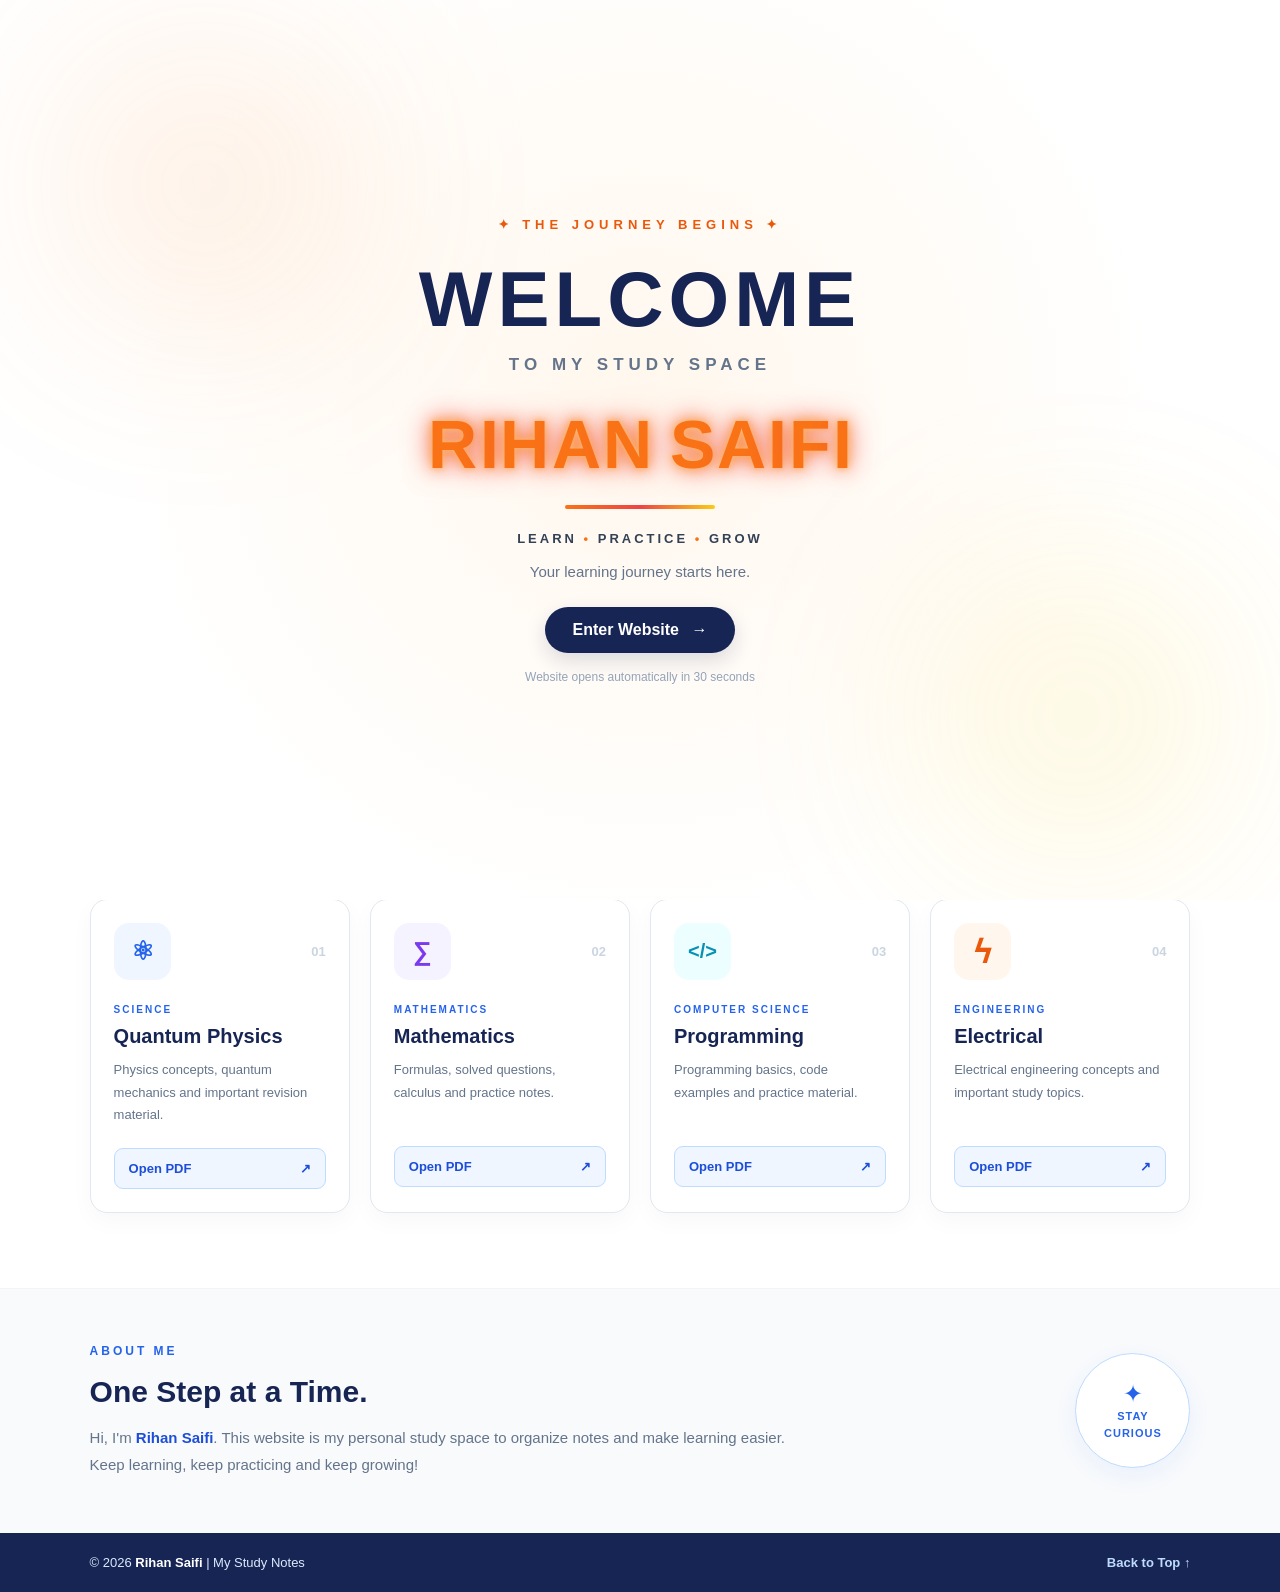
<file: index.html>
<!DOCTYPE html>
<html lang="en">
<head>
  <meta charset="UTF-8">
  <meta name="viewport" content="width=device-width, initial-scale=1.0">
  <title>Rihan Saifi | College Notes</title>
  <link rel="stylesheet" href="style.css">
</head>

<body>

  <!-- WELCOME SCREEN -->
  <section class="welcome" id="welcome">
    <div class="fire-glow glow-one"></div>
    <div class="fire-glow glow-two"></div>

    <div class="welcome-content">
      <p class="welcome-small">✦ THE JOURNEY BEGINS ✦</p>

      <h1>WELCOME</h1>
      <h2>TO MY STUDY SPACE</h2>

      <div class="name" aria-label="Rihan Saifi">
        <span style="--i:0">R</span>
        <span style="--i:1">I</span>
        <span style="--i:2">H</span>
        <span style="--i:3">A</span>
        <span style="--i:4">N</span>
        <span class="space" style="--i:5"></span>
        <span style="--i:6">S</span>
        <span style="--i:7">A</span>
        <span style="--i:8">I</span>
        <span style="--i:9">F</span>
        <span style="--i:10">I</span>
      </div>

      <div class="welcome-line"></div>

      <p class="welcome-tagline">
        LEARN <span>•</span> PRACTICE <span>•</span> GROW
      </p>

      <p class="welcome-note">
        Your learning journey starts here.
      </p>

      <button class="enter-btn" id="enterBtn">
        Enter Website <span>→</span>
      </button>

      <p class="timer-note">
        Website opens automatically in 30 seconds
      </p>
    </div>
  </section>

  <!-- HEADER -->
  <header class="header" id="home">
    <a href="#home" class="logo">
      <span class="logo-icon">RS</span>
      <span>RIHAN <b>SAIFI</b></span>
    </a>

    <nav class="nav">
      <a href="#home">Home</a>
      <a href="#notes">My Notes</a>
      <a href="#about">About</a>
    </nav>
  </header>

  <!-- HERO SECTION -->
  <main>
    <section class="hero">
      <div class="hero-content">
        <p class="hero-label">WELCOME TO MY NOTES</p>

        <h1>
          Learn Better.<br>
          <span>Grow Every Day.</span>
        </h1>

        <p class="hero-description">
          Welcome to my personal study space.
          Find your subject notes, revise important
          topics and keep learning one step at a time.
        </p>

        <a href="#notes" class="primary-btn">
          Explore Notes <span>→</span>
        </a>

        <div class="hero-points">
          <span>✓ Easy Learning</span>
          <span>✓ Subject Wise Notes</span>
          <span>✓ Quick Access</span>
        </div>
      </div>

      <div class="profile-area">
        <div class="profile-card">
          <div class="profile-decoration decoration-one"></div>
          <div class="profile-decoration decoration-two"></div>

          <div class="profile-initial">RS</div>

          <h2>Rihan Saifi</h2>
          <p>My Study Space</p>
          <div class="profile-line"></div>
          <span class="profile-status">
            <i></i> Keep Learning
          </span>
        </div>
      </div>
    </section>

    <!-- NOTES SECTION -->
    <section class="notes-section" id="notes">
      <div class="section-heading">
        <p class="section-label">STUDY MATERIAL</p>
        <h2>My Study Notes</h2>
        <p>Choose a subject and open your PDF notes.</p>
      </div>

      <div class="search-box">
        <span class="search-icon">⌕</span>
        <input
          type="search"
          id="search"
          placeholder="Search your subject..."
          aria-label="Search subjects"
        >
        <button id="clearSearch" type="button" aria-label="Clear search">
          ✕
        </button>
      </div>

      <div class="notes-grid" id="notesGrid">

        <article class="card" data-name="quantum physics physics">
          <div class="card-top">
            <div class="subject-icon physics-icon">⚛</div>
            <span class="subject-number">01</span>
          </div>

          <p class="card-category">SCIENCE</p>
          <h3>Quantum Physics</h3>
          <p class="card-description">
            Physics concepts, quantum mechanics
            and important revision material.
          </p>

          <a class="download-btn"
             href="notes/Quantumphysics.pdf"
             target="_blank" rel="noopener">
            Open PDF <span>↗</span>
          </a>
        </article>

        <article class="card"
                 data-name="engineering mathematics maths calculus">
          <div class="card-top">
            <div class="subject-icon maths-icon">∑</div>
            <span class="subject-number">02</span>
          </div>

          <p class="card-category">MATHEMATICS</p>
          <h3>Mathematics</h3>
          <p class="card-description">
            Formulas, solved questions,
            calculus and practice notes.
          </p>

          <a class="download-btn"
             href="notes/maths.pdf"
             target="_blank" rel="noopener">
            Open PDF <span>↗</span>
          </a>
        </article>

        <article class="card"
                 data-name="programming c cpp coding computer">
          <div class="card-top">
            <div class="subject-icon coding-icon">&lt;/&gt;</div>
            <span class="subject-number">03</span>
          </div>

          <p class="card-category">COMPUTER SCIENCE</p>
          <h3>Programming</h3>
          <p class="card-description">
            Programming basics, code examples
            and practice material.
          </p>

          <a class="download-btn"
             href="notes/programming.pdf"
             target="_blank" rel="noopener">
            Open PDF <span>↗</span>
          </a>
        </article>

        <article class="card"
                 data-name="electrical engineering electricity">
          <div class="card-top">
            <div class="subject-icon electrical-icon">ϟ</div>
            <span class="subject-number">04</span>
          </div>

          <p class="card-category">ENGINEERING</p>
          <h3>Electrical</h3>
          <p class="card-description">
            Electrical engineering concepts
            and important study topics.
          </p>

          <a class="download-btn"
             href="notes/electrical.pdf"
             target="_blank" rel="noopener">
            Open PDF <span>↗</span>
          </a>
        </article>

      </div>

      <p class="empty-message" id="empty">
        No matching subject found. Try another search.
      </p>
    </section>

    <!-- ABOUT SECTION -->
    <section class="about-section" id="about">
      <div class="about-content">
        <p class="section-label">ABOUT ME</p>
        <h2>One Step at a Time.</h2>
        <p>
          Hi, I'm <strong>Rihan Saifi</strong>.
          This website is my personal study space
          to organize notes and make learning easier.
          Keep learning, keep practicing and keep growing!
        </p>
      </div>

      <div class="about-badge">
        <span>✦</span>
        <p>STAY<br>CURIOUS</p>
      </div>
    </section>
  </main>

  <!-- FOOTER -->
  <footer class="footer">
    <p>© 2026 <strong>Rihan Saifi</strong> | My Study Notes</p>
    <a href="#home">Back to Top ↑</a>
  </footer>

  <script src="script.js"></script>
</body>
</html>
</file>
<file: style.css>
/* BASIC SETTINGS */
* {
  margin: 0;
  padding: 0;
  box-sizing: border-box;
}

html {
  scroll-behavior: smooth;
}

body {
  font-family: Arial, Helvetica, sans-serif;
  background: #ffffff;
  color: #1e293b;
}

button, input {
  font: inherit;
}

a {
  text-decoration: none;
}

/* WELCOME SCREEN */
.welcome {
  position: fixed;
  inset: 0;
  z-index: 1000;
  display: flex;
  align-items: center;
  justify-content: center;
  overflow: hidden;
  text-align: center;
  padding: 20px;
  background: radial-gradient(
    circle at 50% 45%,
    #fff7ed,
    #ffffff 65%
  );
  transition: opacity 0.9s ease, visibility 0.9s ease;
}

.welcome.hide {
  opacity: 0;
  visibility: hidden;
  pointer-events: none;
}

.welcome-content {
  position: relative;
  z-index: 2;
  width: 100%;
}

.welcome-small {
  color: #ea580c;
  font-size: 13px;
  font-weight: 800;
  letter-spacing: 5px;
  margin-bottom: 22px;
}

.welcome h1 {
  color: #172554;
  font-size: clamp(38px, 8vw, 78px);
  letter-spacing: 5px;
  font-weight: 900;
}

.welcome h2 {
  color: #64748b;
  font-size: clamp(12px, 2vw, 17px);
  letter-spacing: 5px;
  margin-top: 10px;
}

.name {
  display: flex;
  align-items: center;
  justify-content: center;
  flex-wrap: wrap;
  gap: 2px;
  margin: 30px auto 20px;
}

.name span {
  display: inline-block;
  color: #f97316;
  font-size: clamp(27px, 6.5vw, 68px);
  font-weight: 900;
  text-shadow:
    0 0 5px #fdba74,
    0 0 14px #fb923c,
    0 0 28px #ef4444;
  opacity: 0;
  transform: translateY(-110vh) rotate(-15deg);
  animation: fireFall 0.9s cubic-bezier(.2,.8,.3,1) forwards;
  animation-delay: calc(var(--i) * 0.2s + 0.4s);
}

.name .space {
  width: 14px;
  text-shadow: none;
}

@keyframes fireFall {
  0% {
    opacity: 0;
    transform: translateY(-110vh) rotate(-18deg);
    filter: blur(8px);
  }
  65% {
    opacity: 1;
    transform: translateY(10px) rotate(7deg);
    filter: blur(0);
  }
  82% {
    transform: translateY(-5px) rotate(-3deg);
  }
  100% {
    opacity: 1;
    transform: translateY(0) rotate(0);
    filter: blur(0);
  }
}

.welcome-line {
  width: 150px;
  height: 4px;
  margin: 22px auto;
  border-radius: 10px;
  background: linear-gradient(
    90deg, #f97316, #ef4444, #facc15
  );
}

.welcome-tagline {
  color: #334155;
  font-weight: bold;
  letter-spacing: 3px;
  font-size: 13px;
}

.welcome-tagline span {
  color: #f97316;
}

.welcome-note {
  color: #64748b;
  margin-top: 17px;
  font-size: 15px;
}

.enter-btn {
  margin-top: 27px;
  padding: 14px 28px;
  color: white;
  background: #172554;
  border: none;
  border-radius: 30px;
  font-weight: bold;
  cursor: pointer;
  box-shadow: 0 8px 20px #17255425;
  transition: 0.25s;
}

.enter-btn:hover {
  background: #f97316;
  transform: translateY(-3px);
}

.enter-btn span {
  margin-left: 8px;
}

.timer-note {
  color: #94a3b8;
  font-size: 12px;
  margin-top: 17px;
}

.fire-glow {
  position: absolute;
  width: 280px;
  height: 280px;
  border-radius: 50%;
  background: #fb923c;
  filter: blur(110px);
  opacity: 0.17;
  animation: glowPulse 2s infinite alternate;
}

.glow-one {
  top: 5%;
  left: 5%;
}

.glow-two {
  right: 5%;
  bottom: 5%;
  background: #facc15;
}

@keyframes glowPulse {
  from {
    transform: scale(.8);
    opacity: .10;
  }
  to {
    transform: scale(1.2);
    opacity: .24;
  }
}

/* HEADER */
.header {
  min-height: 78px;
  padding: 14px 7%;
  display: flex;
  align-items: center;
  justify-content: space-between;
  gap: 20px;
  background: #ffffff;
  border-bottom: 1px solid #e2e8f0;
  box-shadow: 0 3px 18px #0f172a08;
}

.logo {
  display: flex;
  align-items: center;
  gap: 11px;
  color: #172554;
  font-size: 20px;
  font-weight: 900;
  letter-spacing: 1px;
}

.logo b {
  color: #2563eb;
}

.logo-icon {
  width: 43px;
  height: 43px;
  display: flex;
  justify-content: center;
  align-items: center;
  border-radius: 12px;
  color: white;
  background: linear-gradient(135deg, #2563eb, #7c3aed);
  font-size: 15px;
}

.nav {
  display: flex;
  align-items: center;
  gap: 28px;
}

.nav a {
  color: #475569;
  font-size: 14px;
  font-weight: bold;
  transition: color .2s;
}

.nav a:hover {
  color: #2563eb;
}

/* HERO */
.hero {
  padding: 75px 7%;
  display: flex;
  align-items: center;
  justify-content: space-between;
  gap: 40px;
  background: linear-gradient(
    115deg, #eff6ff 0%, #ffffff 68%
  );
}

.hero-content {
  max-width: 650px;
}

.hero-label,
.section-label {
  color: #2563eb;
  font-size: 12px;
  font-weight: 900;
  letter-spacing: 3px;
  margin-bottom: 17px;
}

.hero h1 {
  color: #172554;
  font-size: clamp(38px, 5.4vw, 62px);
  line-height: 1.12;
  letter-spacing: -2px;
}

.hero h1 span {
  color: #2563eb;
}

.hero-description {
  color: #64748b;
  max-width: 580px;
  line-height: 1.8;
  font-size: 16px;
  margin: 22px 0 27px;
}

.primary-btn {
  display: inline-block;
  color: white;
  background: #2563eb;
  border-radius: 9px;
  padding: 14px 22px;
  font-weight: bold;
  box-shadow: 0 8px 18px #2563eb25;
  transition: .2s;
}

.primary-btn:hover {
  background: #1d4ed8;
  transform: translateY(-3px);
}

.primary-btn span {
  margin-left: 10px;
}

.hero-points {
  display: flex;
  gap: 18px;
  flex-wrap: wrap;
  margin-top: 30px;
  color: #64748b;
  font-size: 12px;
  font-weight: bold;
}

.hero-points span::first-letter {
  color: #16a34a;
}

/* PROFILE CARD */
.profile-area {
  display: flex;
  justify-content: center;
  align-items: center;
  min-width: 260px;
}

.profile-card {
  position: relative;
  width: 270px;
  padding: 28px 20px;
  text-align: center;
  border: 1px solid #dbeafe;
  border-radius: 22px;
  background: #ffffff;
  box-shadow: 0 20px 45px #1e40af12;
  overflow: hidden;
}

.profile-initial {
  position: relative;
  z-index: 1;
  width: 140px;
  height: 140px;
  margin: 0 auto 19px;
  display: flex;
  justify-content: center;
  align-items: center;
  border-radius: 50%;
  background: linear-gradient(135deg, #2563eb, #7c3aed);
  color: #ffffff;
  font-size: 48px;
  font-weight: 900;
  box-shadow: 0 10px 25px #2563eb35;
}

.profile-card h2 {
  color: #172554;
  font-size: 21px;
}

.profile-card > p {
  color: #64748b;
  font-size: 13px;
  margin-top: 7px;
}

.profile-line {
  width: 45px;
  height: 3px;
  margin: 16px auto;
  border-radius: 10px;
  background: #2563eb;
}

.profile-status {
  color: #16a34a;
  font-size: 12px;
  font-weight: bold;
}

.profile-status i {
  display: inline-block;
  width: 7px;
  height: 7px;
  margin-right: 5px;
  border-radius: 50%;
  background: #16a34a;
}

.profile-decoration {
  position: absolute;
  width: 95px;
  height: 95px;
  border-radius: 50%;
  background: #dbeafe;
  opacity: .55;
}

.decoration-one {
  top: -45px;
  right: -35px;
}

.decoration-two {
  bottom: -55px;
  left: -30px;
  background: #ede9fe;
}

/* NOTES */
.notes-section {
  padding: 75px 7%;
  background: #ffffff;
}

.section-heading {
  text-align: center;
  margin-bottom: 35px;
}

.section-heading h2 {
  color: #172554;
  font-size: clamp(28px, 4vw, 38px);
  margin-bottom: 12px;
}

.section-heading > p:last-child {
  color: #64748b;
  font-size: 15px;
}

.search-box {
  width: min(100%, 560px);
  height: 54px;
  margin: 0 auto 38px;
  display: flex;
  align-items: center;
  gap: 10px;
  padding: 0 16px;
  border: 1px solid #cbd5e1;
  border-radius: 12px;
  background: white;
  transition: .2s;
}

.search-box:focus-within {
  border-color: #2563eb;
  box-shadow: 0 0 0 4px #dbeafe;
}

.search-icon {
  color: #64748b;
  font-size: 26px;
}

.search-box input {
  flex: 1;
  width: 100%;
  border: none;
  outline: none;
  color: #1e293b;
  background: transparent;
  font-size: 15px;
}

.search-box input::placeholder {
  color: #94a3b8;
}

.search-box button {
  border: none;
  background: transparent;
  color: #94a3b8;
  cursor: pointer;
  padding: 5px;
}

.search-box button:hover {
  color: #ef4444;
}

.notes-grid {
  display: grid;
  grid-template-columns: repeat(4, minmax(0, 1fr));
  gap: 20px;
}

.card {
  padding: 23px;
  background: #ffffff;
  border: 1px solid #e2e8f0;
  border-radius: 17px;
  box-shadow: 0 8px 25px #0f172a08;
  transition:
    transform .25s,
    box-shadow .25s,
    border-color .25s;
}

.card:hover {
  transform: translateY(-6px);
  border-color: #93c5fd;
  box-shadow: 0 16px 35px #2563eb15;
}

.card-top {
  display: flex;
  align-items: center;
  justify-content: space-between;
  margin-bottom: 24px;
}

.subject-icon {
  width: 57px;
  height: 57px;
  display: flex;
  align-items: center;
  justify-content: center;
  border-radius: 15px;
  font-size: 26px;
  font-weight: bold;
}

.physics-icon {
  color: #2563eb;
  background: #eff6ff;
}

.maths-icon {
  color: #7c3aed;
  background: #f5f3ff;
}

.coding-icon {
  color: #0891b2;
  background: #ecfeff;
  font-size: 20px;
}

.electrical-icon {
  color: #ea580c;
  background: #fff7ed;
  font-size: 32px;
}

.subject-number {
  color: #cbd5e1;
  font-size: 13px;
  font-weight: bold;
}

.card-category {
  color: #2563eb;
  font-size: 10px;
  font-weight: 900;
  letter-spacing: 2px;
  margin-bottom: 10px;
}

.card h3 {
  color: #172554;
  font-size: 20px;
  margin-bottom: 11px;
}

.card-description {
  color: #64748b;
  min-height: 65px;
  font-size: 13px;
  line-height: 1.7;
  margin-bottom: 22px;
}

.download-btn {
  display: flex;
  align-items: center;
  justify-content: space-between;
  gap: 10px;
  padding: 12px 14px;
  border: 1px solid #bfdbfe;
  border-radius: 9px;
  background: #eff6ff;
  color: #1d4ed8;
  font-size: 13px;
  font-weight: bold;
  transition: .2s;
}

.download-btn:hover {
  color: white;
  background: #2563eb;
  border-color: #2563eb;
}

.empty-message {
  display: none;
  color: #64748b;
  text-align: center;
  margin-top: 35px;
  font-size: 15px;
}

/* ABOUT */
.about-section {
  padding: 55px 7%;
  display: flex;
  align-items: center;
  justify-content: space-between;
  gap: 30px;
  background: #f8fafc;
  border-top: 1px solid #f1f5f9;
}

.about-content {
  max-width: 700px;
}

.about-content h2 {
  color: #172554;
  font-size: 30px;
  margin-bottom: 15px;
}

.about-content > p:last-child {
  color: #64748b;
  line-height: 1.8;
  font-size: 15px;
}

.about-content strong {
  color: #1d4ed8;
}

.about-badge {
  width: 115px;
  height: 115px;
  flex-shrink: 0;
  display: flex;
  flex-direction: column;
  align-items: center;
  justify-content: center;
  border: 1px solid #bfdbfe;
  border-radius: 50%;
  background: white;
  color: #2563eb;
  box-shadow: 0 8px 25px #2563eb10;
}

.about-badge span {
  font-size: 24px;
}

.about-badge p {
  font-size: 11px;
  line-height: 1.5;
  font-weight: 900;
  letter-spacing: 1px;
  text-align: center;
}

/* FOOTER */
.footer {
  padding: 22px 7%;
  display: flex;
  align-items: center;
  justify-content: space-between;
  gap: 15px;
  flex-wrap: wrap;
  background: #172554;
  color: #dbeafe;
  font-size: 13px;
}

.footer strong {
  color: white;
}

.footer a {
  color: #bfdbfe;
  font-weight: bold;
}

.footer a:hover {
  color: white;
}

/* TABLET */
@media (max-width: 1000px) {
  .notes-grid {
    grid-template-columns: repeat(2, minmax(0, 1fr));
  }

  .hero {
    padding-top: 55px;
    padding-bottom: 55px;
  }
}

/* MOBILE */
@media (max-width: 650px) {
  .header {
    flex-direction: column;
    padding: 16px 5%;
  }

  .nav {
    justify-content: center;
    gap: 20px;
  }

  .hero {
    flex-direction: column;
    text-align: center;
    padding: 50px 6%;
  }

  .hero-description {
    font-size: 14px;
  }

  .hero-points {
    justify-content: center;
    gap: 10px;
  }

  .profile-area {
    width: 100%;
  }

  .notes-section {
    padding: 55px 6%;
  }

  .notes-grid {
    grid-template-columns: 1fr;
  }

  .card-description {
    min-height: auto;
  }

  .about-section {
    flex-direction: column;
    text-align: center;
    padding: 45px 7%;
  }

  .footer {
    flex-direction: column;
    text-align: center;
  }

  .welcome-small {
    letter-spacing: 3px;
  }

  .welcome h1 {
    letter-spacing: 3px;
  }

  .welcome h2 {
    letter-spacing: 3px;
  }

  .name {
    gap: 1px;
    max-width: 100%;
  }

  .name .space {
    width: 8px;
  }
}

/* ACCESSIBILITY */
@media (prefers-reduced-motion: reduce) {
  *,
  *::before,
  *::after {
    animation-duration: 0.01ms !important;
    animation-iteration-count: 1 !important;
    scroll-behavior: auto !important;
    transition-duration: 0.01ms !important;
  }

  .name span {
    opacity: 1;
    transform: none;
  }
}
</file>
